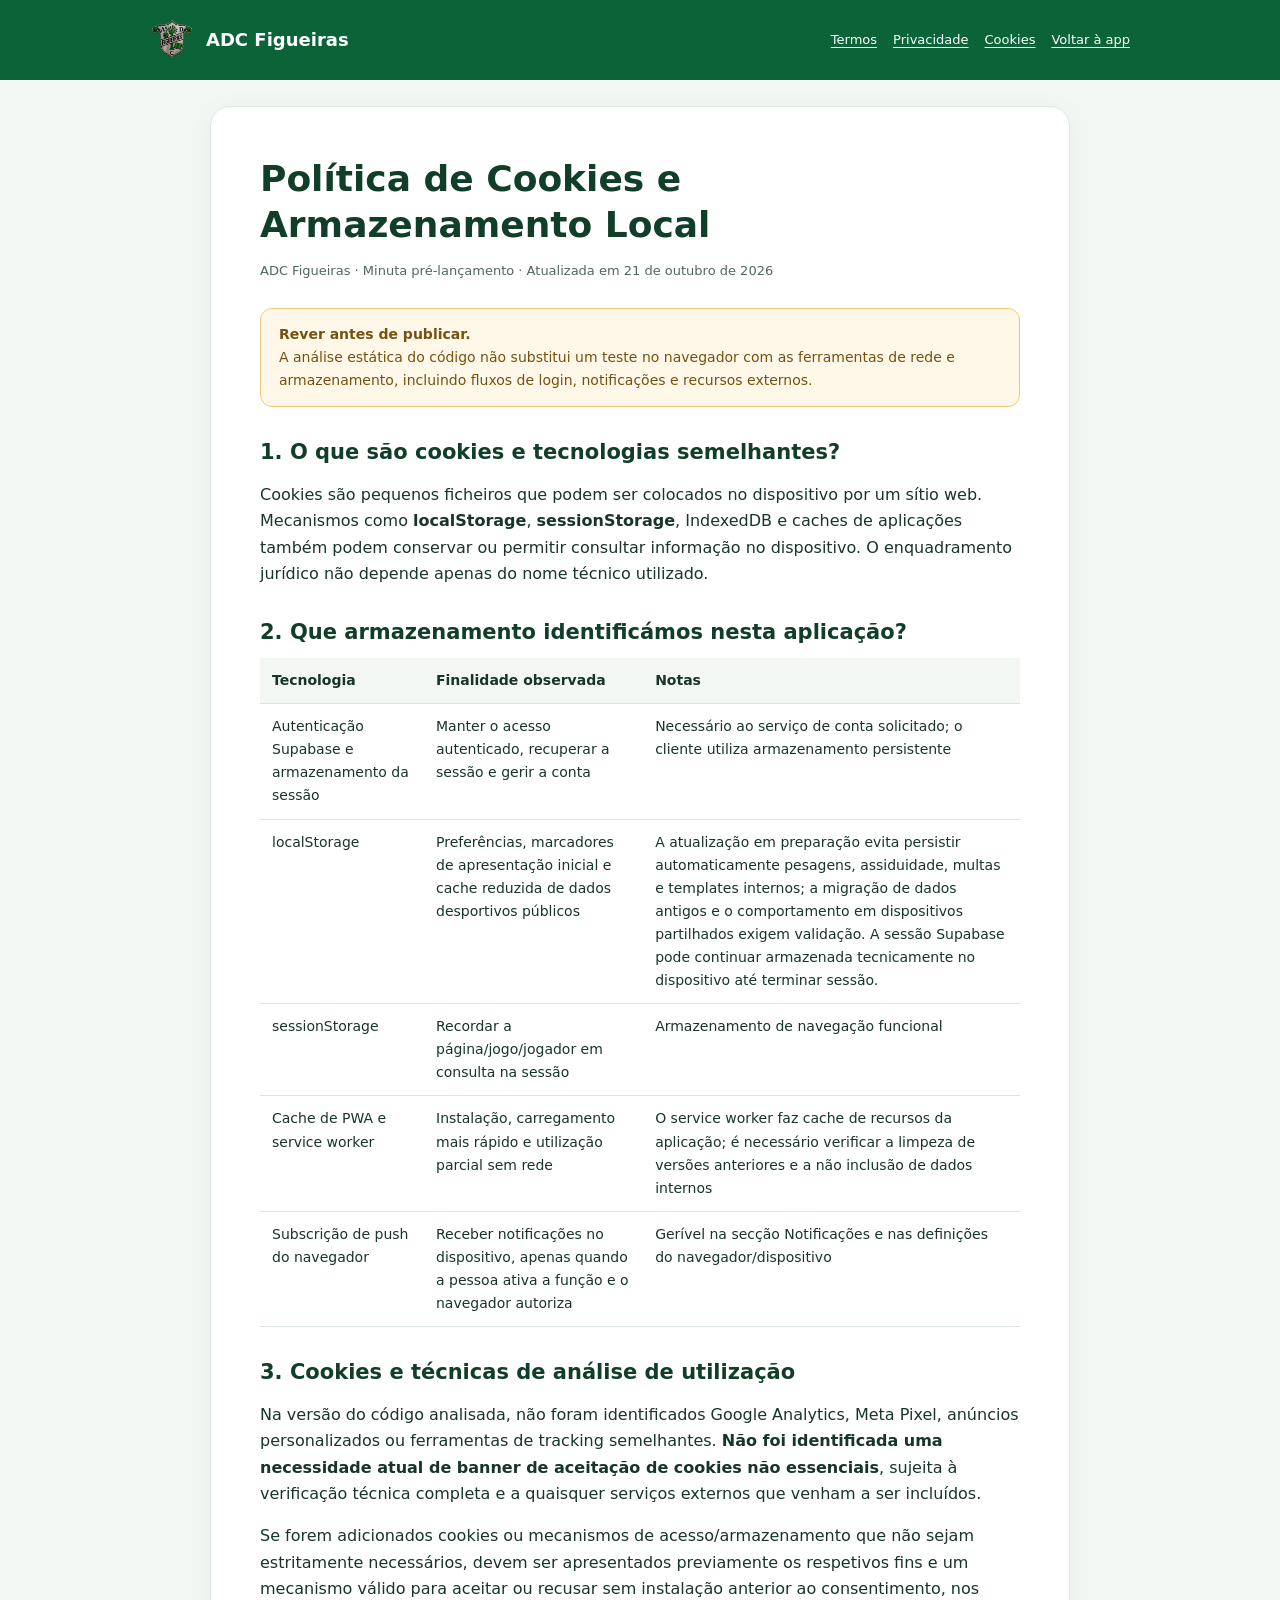
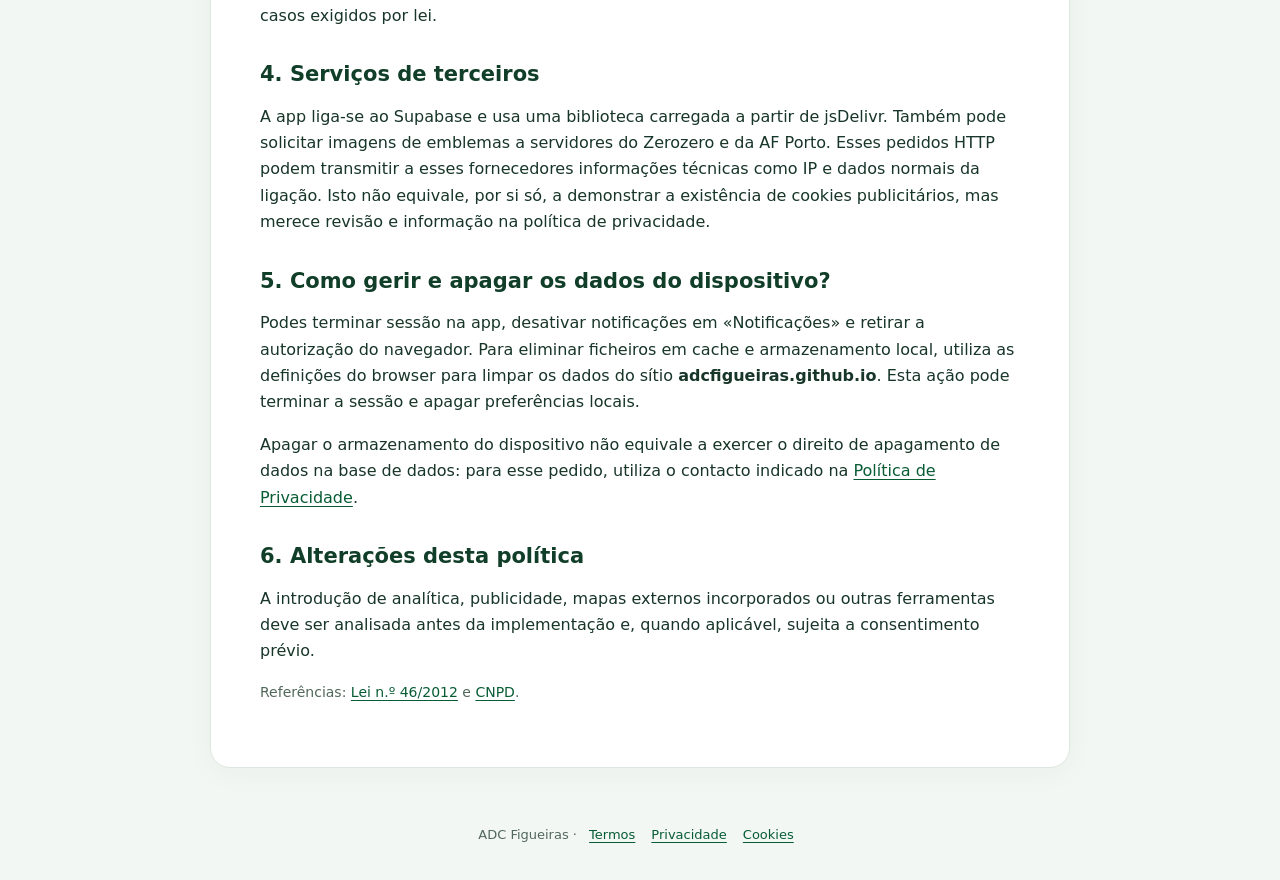
<file: cookies.html>
<!doctype html><html lang="pt-PT"><head><meta charset="utf-8">
<meta name="referrer" content="no-referrer">
<meta http-equiv="Content-Security-Policy" content="default-src 'none'; style-src 'self'; img-src 'self'; object-src 'none'; base-uri 'none'; form-action 'none'"><meta name="viewport" content="width=device-width,initial-scale=1"><meta name="theme-color" content="#0b6437"><meta name="robots" content="noindex,nofollow"><meta name="description" content="Política de Cookies e armazenamento local — ADC Figueiras"><title>Política de Cookies | ADC Figueiras</title><link rel="stylesheet" href="legal.css"></head><body><header class="header"><a class="brand" href="./"><img src="assets/adc-figueiras-emblema.png" alt="Emblema da ADC Figueiras">ADC Figueiras</a><nav aria-label="Documentos legais"><a href="termos.html">Termos</a><a href="privacidade.html">Privacidade</a><a href="cookies.html" aria-current="page">Cookies</a><a href="./">Voltar à app</a></nav></header><main><article class="paper"><h1>Política de Cookies e Armazenamento Local</h1>
<p class="meta">ADC Figueiras · Minuta pré-lançamento · Atualizada em 21 de outubro de 2026</p>
<div class="flag"><strong>Rever antes de publicar.</strong> A análise estática do código não substitui um teste no navegador com as ferramentas de rede e armazenamento, incluindo fluxos de login, notificações e recursos externos.</div>
<h2>1. O que são cookies e tecnologias semelhantes?</h2>
<p>Cookies são pequenos ficheiros que podem ser colocados no dispositivo por um sítio web. Mecanismos como <strong>localStorage</strong>, <strong>sessionStorage</strong>, IndexedDB e caches de aplicações também podem conservar ou permitir consultar informação no dispositivo. O enquadramento jurídico não depende apenas do nome técnico utilizado.</p>
<h2>2. Que armazenamento identificámos nesta aplicação?</h2>
<div class="table-wrap"><table><thead><tr><th>Tecnologia</th><th>Finalidade observada</th><th>Notas</th></tr></thead><tbody>
<tr><td>Autenticação Supabase e armazenamento da sessão</td><td>Manter o acesso autenticado, recuperar a sessão e gerir a conta</td><td>Necessário ao serviço de conta solicitado; o cliente utiliza armazenamento persistente</td></tr>
<tr><td>localStorage</td><td>Preferências, marcadores de apresentação inicial e cache reduzida de dados desportivos públicos</td><td>A atualização em preparação evita persistir automaticamente pesagens, assiduidade, multas e templates internos; a migração de dados antigos e o comportamento em dispositivos partilhados exigem validação. A sessão Supabase pode continuar armazenada tecnicamente no dispositivo até terminar sessão.</td></tr>
<tr><td>sessionStorage</td><td>Recordar a página/jogo/jogador em consulta na sessão</td><td>Armazenamento de navegação funcional</td></tr>
<tr><td>Cache de PWA e service worker</td><td>Instalação, carregamento mais rápido e utilização parcial sem rede</td><td>O service worker faz cache de recursos da aplicação; é necessário verificar a limpeza de versões anteriores e a não inclusão de dados internos</td></tr>
<tr><td>Subscrição de push do navegador</td><td>Receber notificações no dispositivo, apenas quando a pessoa ativa a função e o navegador autoriza</td><td>Gerível na secção Notificações e nas definições do navegador/dispositivo</td></tr>
</tbody></table></div>
<h2>3. Cookies e técnicas de análise de utilização</h2>
<p>Na versão do código analisada, não foram identificados Google Analytics, Meta Pixel, anúncios personalizados ou ferramentas de tracking semelhantes. <strong>Não foi identificada uma necessidade atual de banner de aceitação de cookies não essenciais</strong>, sujeita à verificação técnica completa e a quaisquer serviços externos que venham a ser incluídos.</p>
<p>Se forem adicionados cookies ou mecanismos de acesso/armazenamento que não sejam estritamente necessários, devem ser apresentados previamente os respetivos fins e um mecanismo válido para aceitar ou recusar sem instalação anterior ao consentimento, nos casos exigidos por lei.</p>
<h2>4. Serviços de terceiros</h2>
<p>A app liga-se ao Supabase e usa uma biblioteca carregada a partir de jsDelivr. Também pode solicitar imagens de emblemas a servidores do Zerozero e da AF Porto. Esses pedidos HTTP podem transmitir a esses fornecedores informações técnicas como IP e dados normais da ligação. Isto não equivale, por si só, a demonstrar a existência de cookies publicitários, mas merece revisão e informação na política de privacidade.</p>
<h2>5. Como gerir e apagar os dados do dispositivo?</h2>
<p>Podes terminar sessão na app, desativar notificações em «Notificações» e retirar a autorização do navegador. Para eliminar ficheiros em cache e armazenamento local, utiliza as definições do browser para limpar os dados do sítio <strong>adcfigueiras.github.io</strong>. Esta ação pode terminar a sessão e apagar preferências locais.</p>
<p>Apagar o armazenamento do dispositivo não equivale a exercer o direito de apagamento de dados na base de dados: para esse pedido, utiliza o contacto indicado na <a href="privacidade.html">Política de Privacidade</a>.</p>
<h2>6. Alterações desta política</h2>
<p>A introdução de analítica, publicidade, mapas externos incorporados ou outras ferramentas deve ser analisada antes da implementação e, quando aplicável, sujeita a consentimento prévio.</p>
<p class="small">Referências: <a href="https://diariodarepublica.pt/dr/detalhe/lei/46-2012-174793" target="_blank" rel="noopener noreferrer">Lei n.º 46/2012</a> e <a href="https://www.cnpd.pt/" target="_blank" rel="noopener noreferrer">CNPD</a>.</p></article></main><footer>ADC Figueiras · <a href="termos.html">Termos</a><a href="privacidade.html">Privacidade</a><a href="cookies.html">Cookies</a></footer></body></html>
</file>
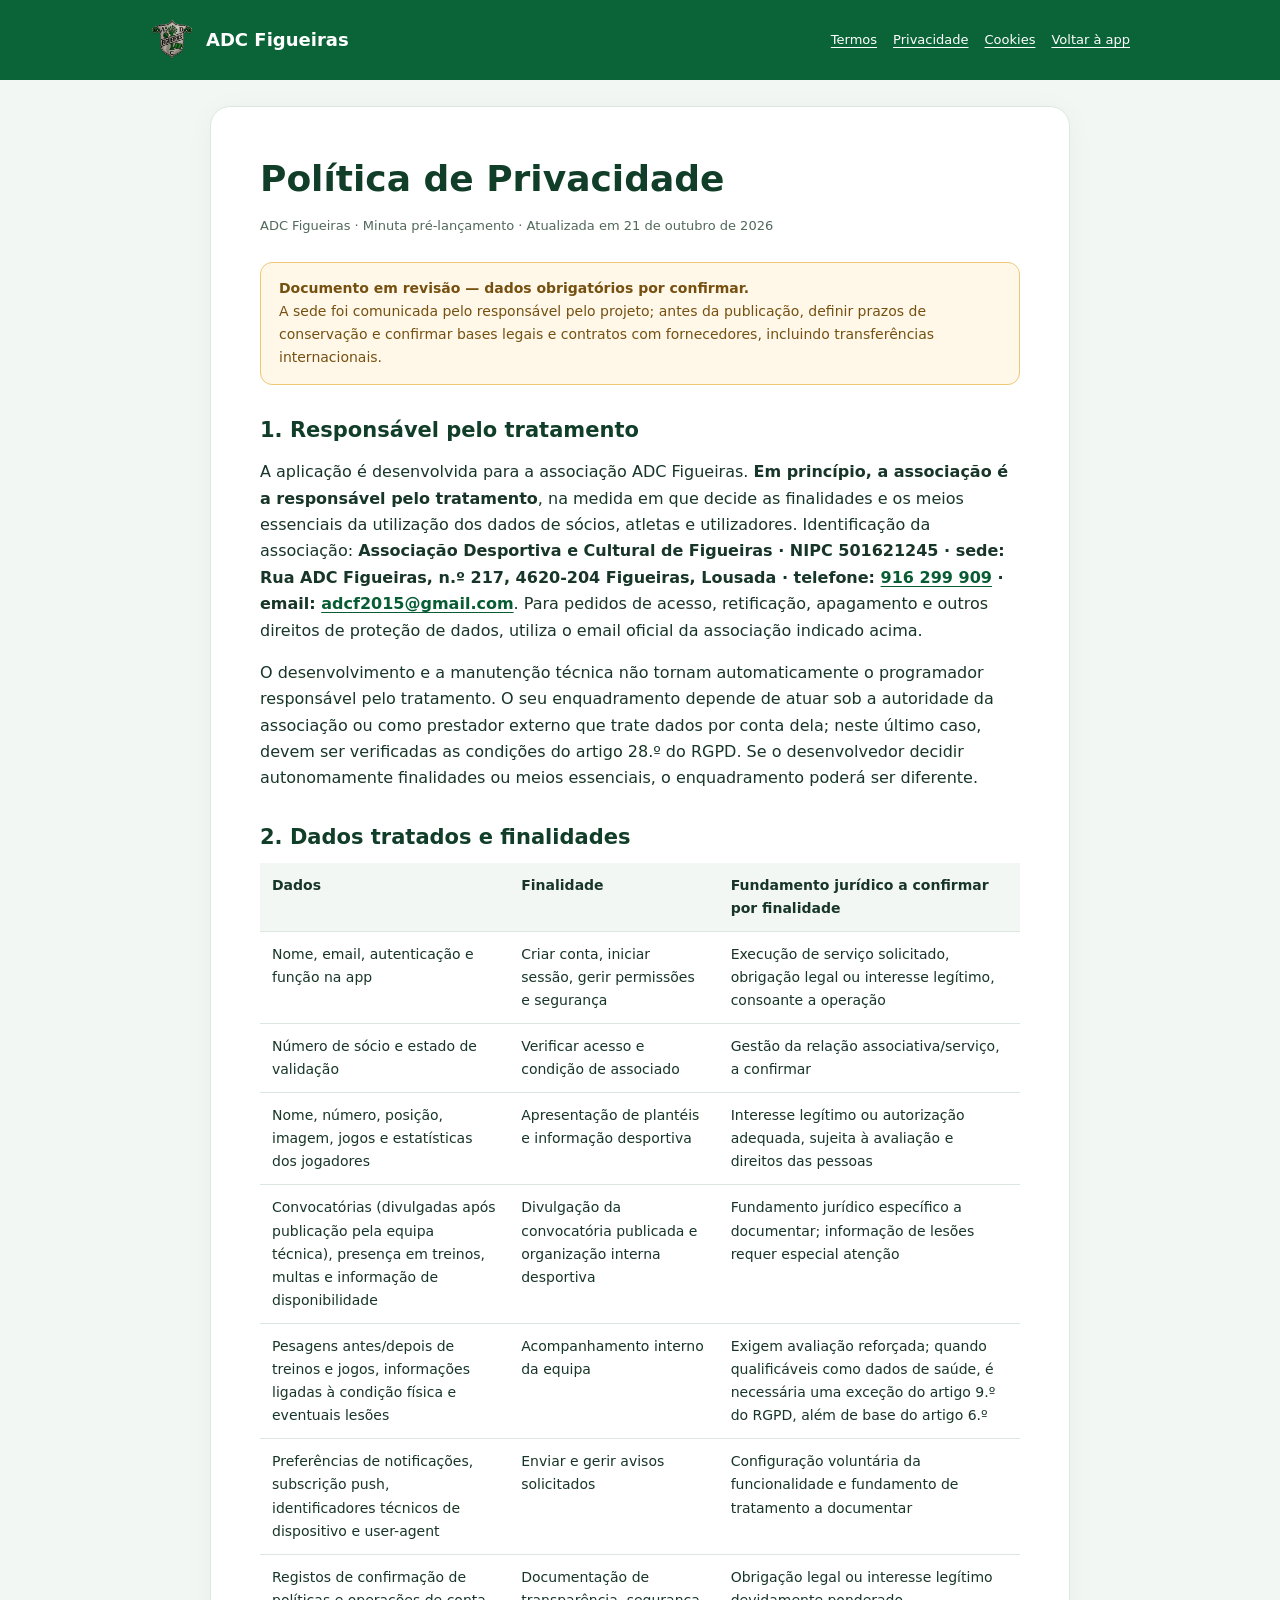
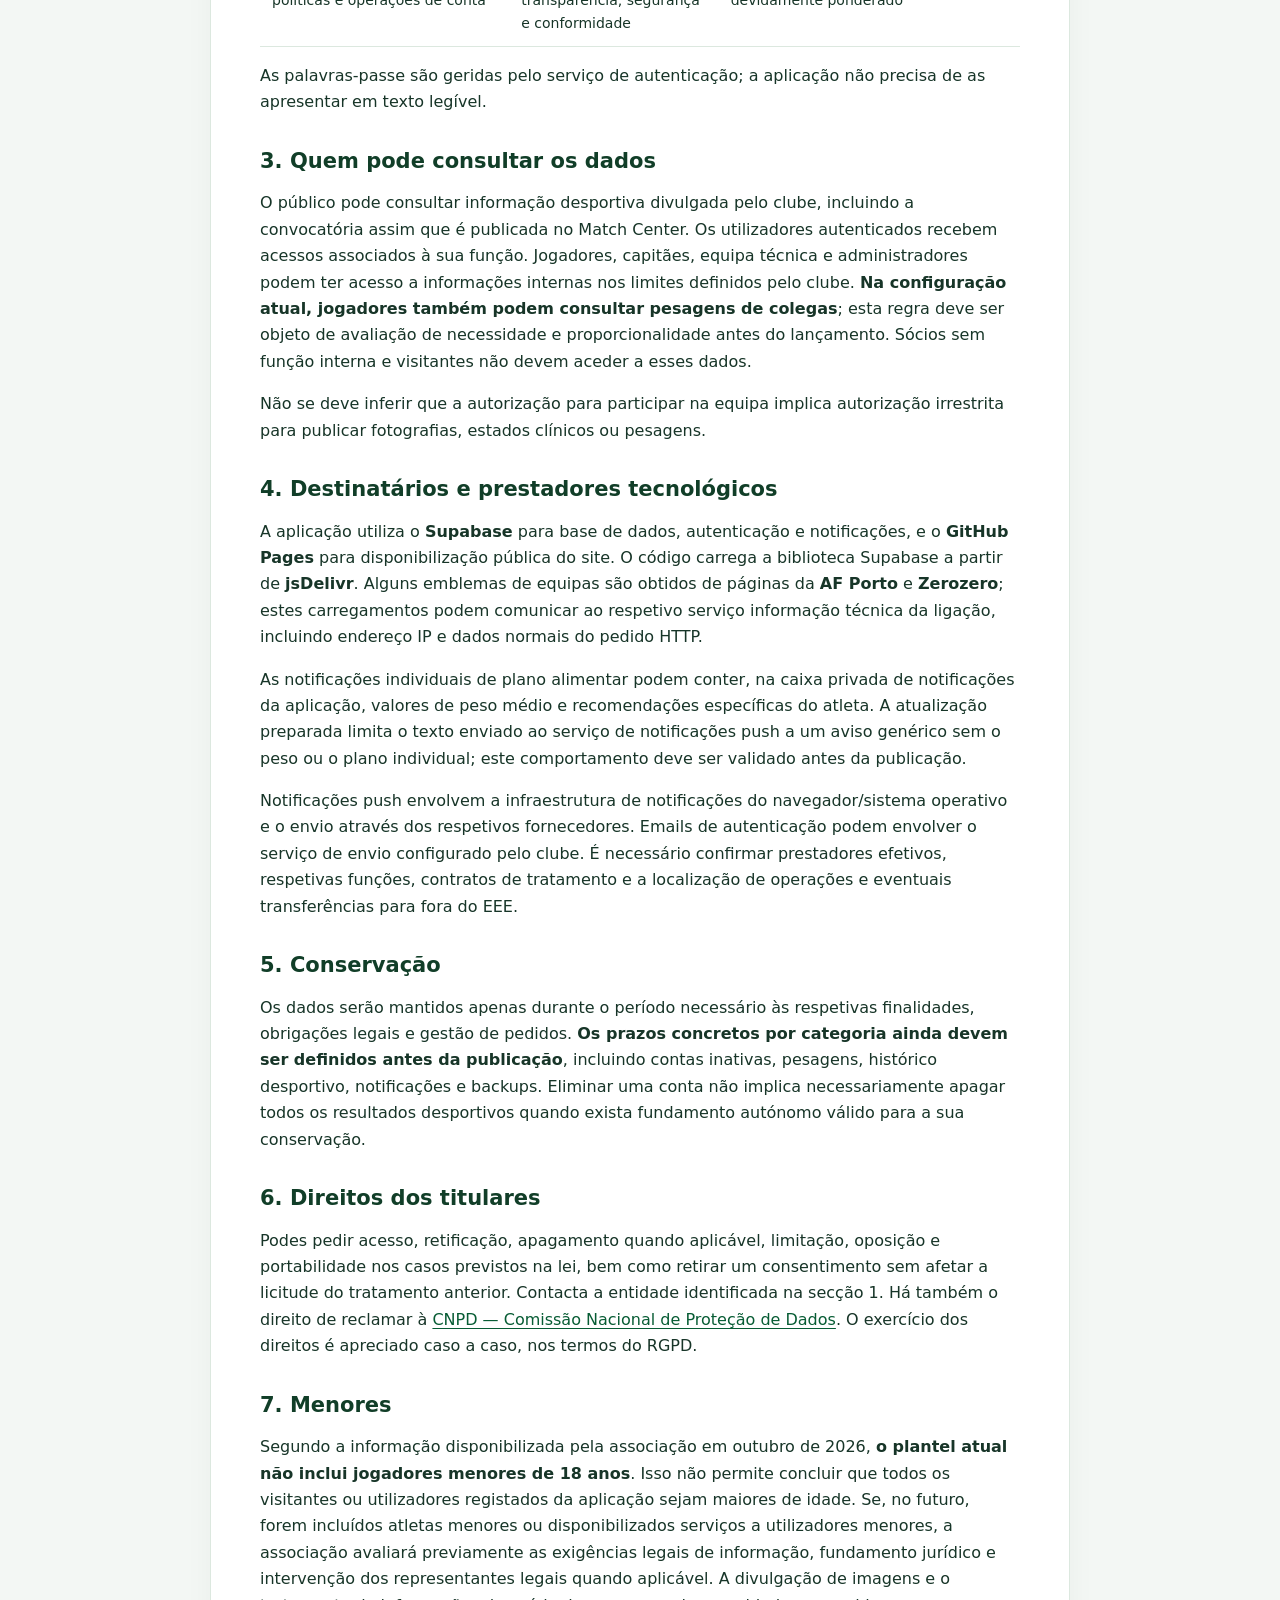
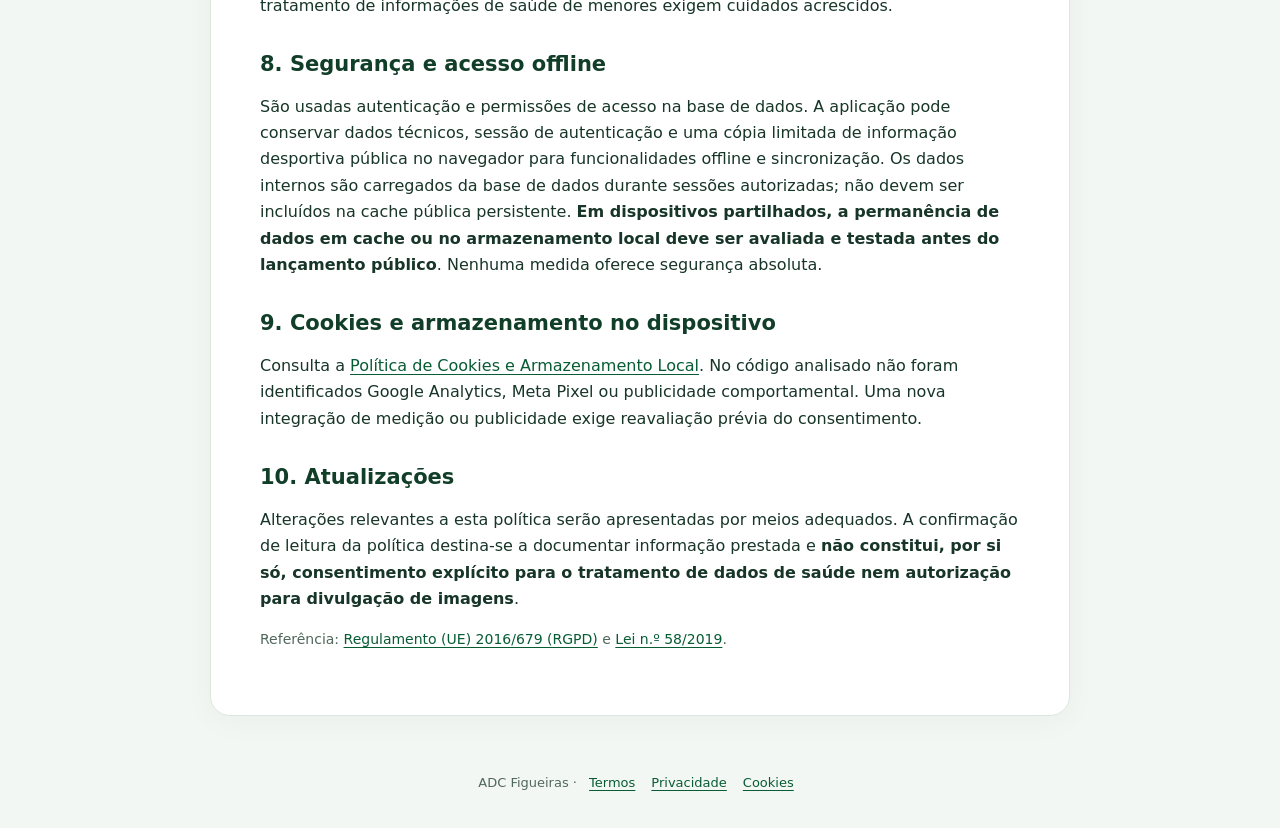
<file: privacidade.html>
<!doctype html><html lang="pt-PT"><head><meta charset="utf-8">
<meta name="referrer" content="no-referrer">
<meta http-equiv="Content-Security-Policy" content="default-src 'none'; style-src 'self'; img-src 'self'; object-src 'none'; base-uri 'none'; form-action 'none'"><meta name="viewport" content="width=device-width,initial-scale=1"><meta name="theme-color" content="#0b6437"><meta name="robots" content="noindex,nofollow"><meta name="description" content="Política de Privacidade — ADC Figueiras"><title>Política de Privacidade | ADC Figueiras</title><link rel="stylesheet" href="legal.css"></head><body><header class="header"><a class="brand" href="./"><img src="assets/adc-figueiras-emblema.png" alt="Emblema da ADC Figueiras">ADC Figueiras</a><nav aria-label="Documentos legais"><a href="termos.html">Termos</a><a href="privacidade.html" aria-current="page">Privacidade</a><a href="cookies.html">Cookies</a><a href="./">Voltar à app</a></nav></header><main><article class="paper"><h1>Política de Privacidade</h1>
<p class="meta">ADC Figueiras · Minuta pré-lançamento · Atualizada em 21 de outubro de 2026</p>
<div class="flag"><strong>Documento em revisão — dados obrigatórios por confirmar.</strong> A sede foi comunicada pelo responsável pelo projeto; antes da publicação, definir prazos de conservação e confirmar bases legais e contratos com fornecedores, incluindo transferências internacionais.</div>
<h2>1. Responsável pelo tratamento</h2>
<p>A aplicação é desenvolvida para a associação ADC Figueiras. <strong>Em princípio, a associação é a responsável pelo tratamento</strong>, na medida em que decide as finalidades e os meios essenciais da utilização dos dados de sócios, atletas e utilizadores. Identificação da associação: <strong>Associação Desportiva e Cultural de Figueiras · NIPC 501621245 · sede: Rua ADC Figueiras, n.º 217, 4620-204 Figueiras, Lousada · telefone: <a href="tel:+351916299909">916 299 909</a> · email: <a href="mailto:adcf2015@gmail.com">adcf2015@gmail.com</a></strong>. Para pedidos de acesso, retificação, apagamento e outros direitos de proteção de dados, utiliza o email oficial da associação indicado acima.</p><p>O desenvolvimento e a manutenção técnica não tornam automaticamente o programador responsável pelo tratamento. O seu enquadramento depende de atuar sob a autoridade da associação ou como prestador externo que trate dados por conta dela; neste último caso, devem ser verificadas as condições do artigo 28.º do RGPD. Se o desenvolvedor decidir autonomamente finalidades ou meios essenciais, o enquadramento poderá ser diferente.</p>
<h2>2. Dados tratados e finalidades</h2>
<div class="table-wrap"><table><thead><tr><th>Dados</th><th>Finalidade</th><th>Fundamento jurídico a confirmar por finalidade</th></tr></thead><tbody>
<tr><td>Nome, email, autenticação e função na app</td><td>Criar conta, iniciar sessão, gerir permissões e segurança</td><td>Execução de serviço solicitado, obrigação legal ou interesse legítimo, consoante a operação</td></tr>
<tr><td>Número de sócio e estado de validação</td><td>Verificar acesso e condição de associado</td><td>Gestão da relação associativa/serviço, a confirmar</td></tr>
<tr><td>Nome, número, posição, imagem, jogos e estatísticas dos jogadores</td><td>Apresentação de plantéis e informação desportiva</td><td>Interesse legítimo ou autorização adequada, sujeita à avaliação e direitos das pessoas</td></tr>
<tr><td>Convocatórias (divulgadas após publicação pela equipa técnica), presença em treinos, multas e informação de disponibilidade</td><td>Divulgação da convocatória publicada e organização interna desportiva</td><td>Fundamento jurídico específico a documentar; informação de lesões requer especial atenção</td></tr>
<tr><td>Pesagens antes/depois de treinos e jogos, informações ligadas à condição física e eventuais lesões</td><td>Acompanhamento interno da equipa</td><td>Exigem avaliação reforçada; quando qualificáveis como dados de saúde, é necessária uma exceção do artigo 9.º do RGPD, além de base do artigo 6.º</td></tr>
<tr><td>Preferências de notificações, subscrição push, identificadores técnicos de dispositivo e user-agent</td><td>Enviar e gerir avisos solicitados</td><td>Configuração voluntária da funcionalidade e fundamento de tratamento a documentar</td></tr>
<tr><td>Registos de confirmação de políticas e operações de conta</td><td>Documentação de transparência, segurança e conformidade</td><td>Obrigação legal ou interesse legítimo devidamente ponderado</td></tr>
</tbody></table></div>
<p>As palavras-passe são geridas pelo serviço de autenticação; a aplicação não precisa de as apresentar em texto legível.</p>
<h2>3. Quem pode consultar os dados</h2>
<p>O público pode consultar informação desportiva divulgada pelo clube, incluindo a convocatória assim que é publicada no Match Center. Os utilizadores autenticados recebem acessos associados à sua função. Jogadores, capitães, equipa técnica e administradores podem ter acesso a informações internas nos limites definidos pelo clube. <strong>Na configuração atual, jogadores também podem consultar pesagens de colegas</strong>; esta regra deve ser objeto de avaliação de necessidade e proporcionalidade antes do lançamento. Sócios sem função interna e visitantes não devem aceder a esses dados.</p>
<p>Não se deve inferir que a autorização para participar na equipa implica autorização irrestrita para publicar fotografias, estados clínicos ou pesagens.</p>
<h2>4. Destinatários e prestadores tecnológicos</h2>
<p>A aplicação utiliza o <strong>Supabase</strong> para base de dados, autenticação e notificações, e o <strong>GitHub Pages</strong> para disponibilização pública do site. O código carrega a biblioteca Supabase a partir de <strong>jsDelivr</strong>. Alguns emblemas de equipas são obtidos de páginas da <strong>AF Porto</strong> e <strong>Zerozero</strong>; estes carregamentos podem comunicar ao respetivo serviço informação técnica da ligação, incluindo endereço IP e dados normais do pedido HTTP.</p>
<p>As notificações individuais de plano alimentar podem conter, na caixa privada de notificações da aplicação, valores de peso médio e recomendações específicas do atleta. A atualização preparada limita o texto enviado ao serviço de notificações push a um aviso genérico sem o peso ou o plano individual; este comportamento deve ser validado antes da publicação.</p><p>Notificações push envolvem a infraestrutura de notificações do navegador/sistema operativo e o envio através dos respetivos fornecedores. Emails de autenticação podem envolver o serviço de envio configurado pelo clube. É necessário confirmar prestadores efetivos, respetivas funções, contratos de tratamento e a localização de operações e eventuais transferências para fora do EEE.</p>
<h2>5. Conservação</h2>
<p>Os dados serão mantidos apenas durante o período necessário às respetivas finalidades, obrigações legais e gestão de pedidos. <strong>Os prazos concretos por categoria ainda devem ser definidos antes da publicação</strong>, incluindo contas inativas, pesagens, histórico desportivo, notificações e backups. Eliminar uma conta não implica necessariamente apagar todos os resultados desportivos quando exista fundamento autónomo válido para a sua conservação.</p>
<h2>6. Direitos dos titulares</h2>
<p>Podes pedir acesso, retificação, apagamento quando aplicável, limitação, oposição e portabilidade nos casos previstos na lei, bem como retirar um consentimento sem afetar a licitude do tratamento anterior. Contacta a entidade identificada na secção 1. Há também o direito de reclamar à <a href="https://www.cnpd.pt/">CNPD — Comissão Nacional de Proteção de Dados</a>. O exercício dos direitos é apreciado caso a caso, nos termos do RGPD.</p>
<h2>7. Menores</h2>
<p>Segundo a informação disponibilizada pela associação em outubro de 2026, <strong>o plantel atual não inclui jogadores menores de 18 anos</strong>. Isso não permite concluir que todos os visitantes ou utilizadores registados da aplicação sejam maiores de idade. Se, no futuro, forem incluídos atletas menores ou disponibilizados serviços a utilizadores menores, a associação avaliará previamente as exigências legais de informação, fundamento jurídico e intervenção dos representantes legais quando aplicável. A divulgação de imagens e o tratamento de informações de saúde de menores exigem cuidados acrescidos.</p>
<h2>8. Segurança e acesso offline</h2>
<p>São usadas autenticação e permissões de acesso na base de dados. A aplicação pode conservar dados técnicos, sessão de autenticação e uma cópia limitada de informação desportiva pública no navegador para funcionalidades offline e sincronização. Os dados internos são carregados da base de dados durante sessões autorizadas; não devem ser incluídos na cache pública persistente. <strong>Em dispositivos partilhados, a permanência de dados em cache ou no armazenamento local deve ser avaliada e testada antes do lançamento público</strong>. Nenhuma medida oferece segurança absoluta.</p>
<h2>9. Cookies e armazenamento no dispositivo</h2>
<p>Consulta a <a href="cookies.html">Política de Cookies e Armazenamento Local</a>. No código analisado não foram identificados Google Analytics, Meta Pixel ou publicidade comportamental. Uma nova integração de medição ou publicidade exige reavaliação prévia do consentimento.</p>
<h2>10. Atualizações</h2>
<p>Alterações relevantes a esta política serão apresentadas por meios adequados. A confirmação de leitura da política destina-se a documentar informação prestada e <strong>não constitui, por si só, consentimento explícito para o tratamento de dados de saúde nem autorização para divulgação de imagens</strong>.</p>
<p class="small">Referência: <a href="https://eur-lex.europa.eu/eli/reg/2016/679/oj?locale=pt" target="_blank" rel="noopener noreferrer">Regulamento (UE) 2016/679 (RGPD)</a> e <a href="https://diariodarepublica.pt/dr/legislacao-consolidada/lei/2019-123815982" target="_blank" rel="noopener noreferrer">Lei n.º 58/2019</a>.</p></article></main><footer>ADC Figueiras · <a href="termos.html">Termos</a><a href="privacidade.html">Privacidade</a><a href="cookies.html">Cookies</a></footer></body></html>
</file>
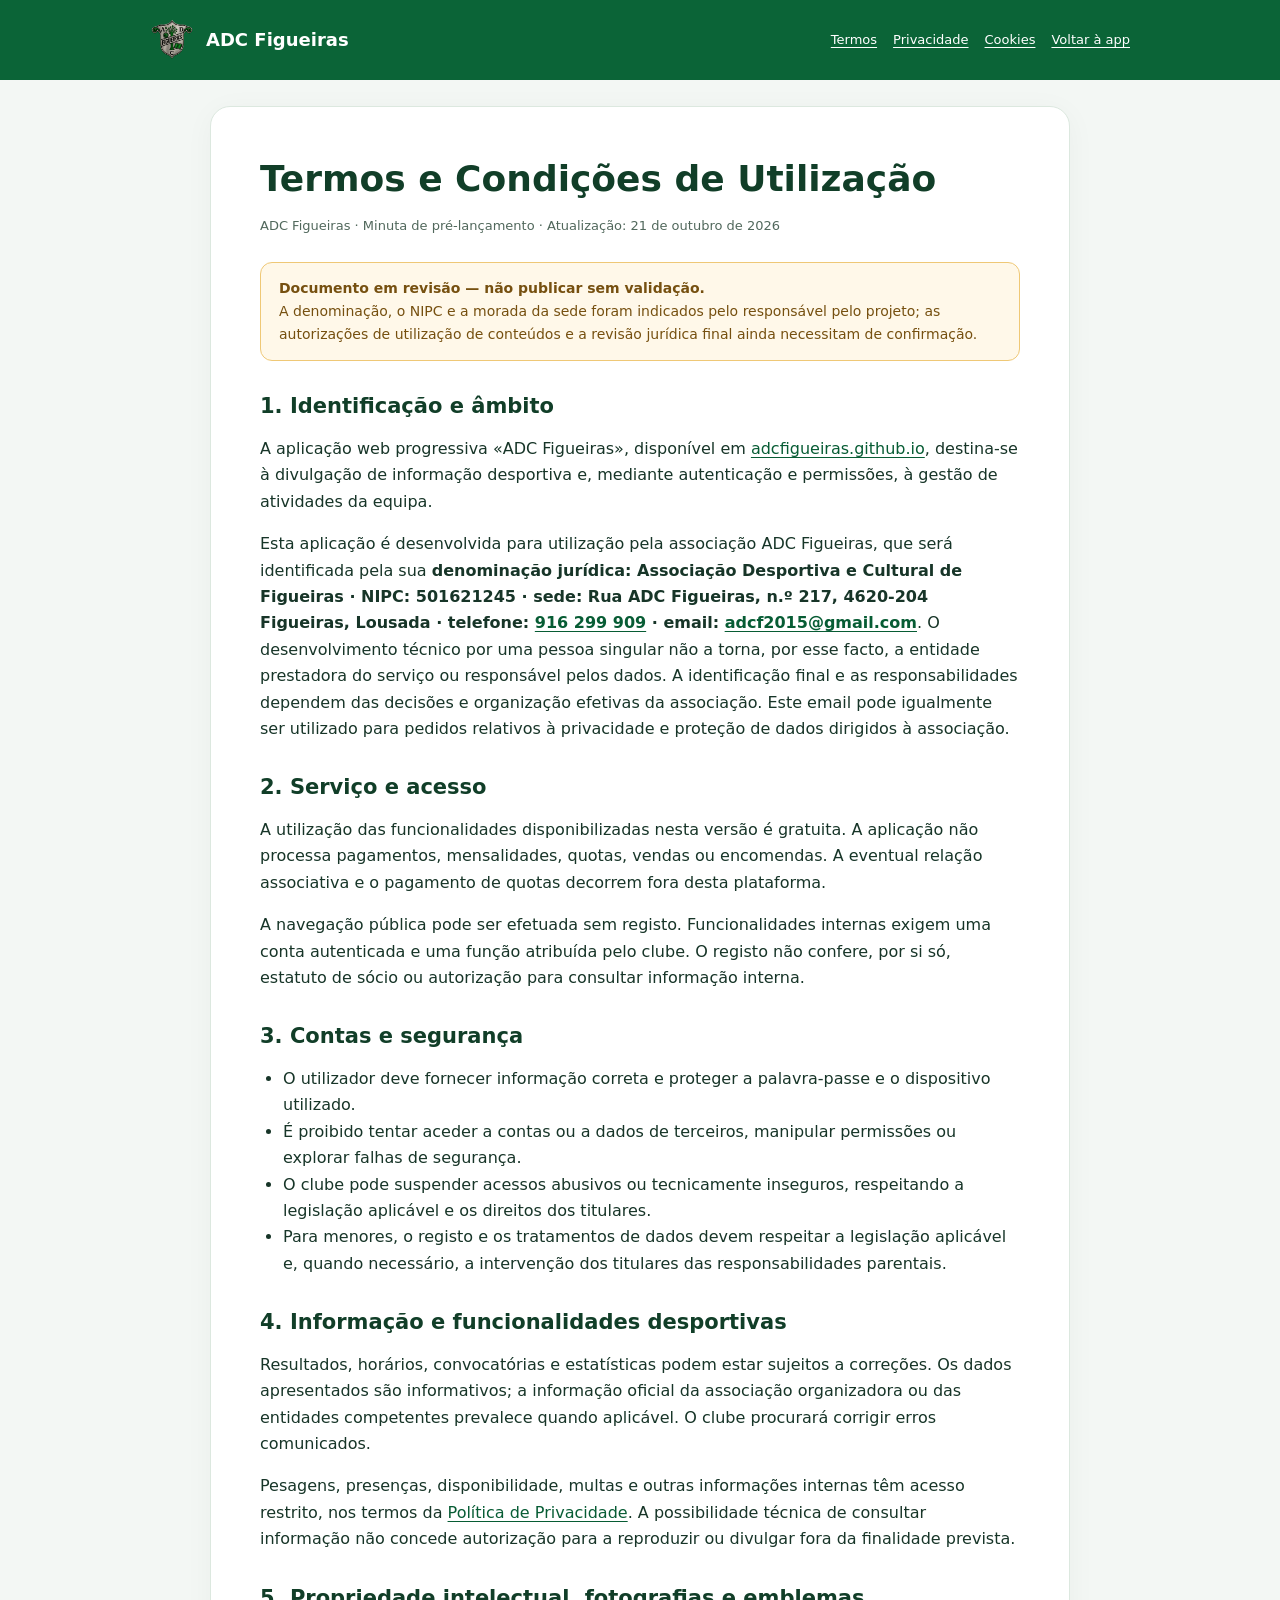
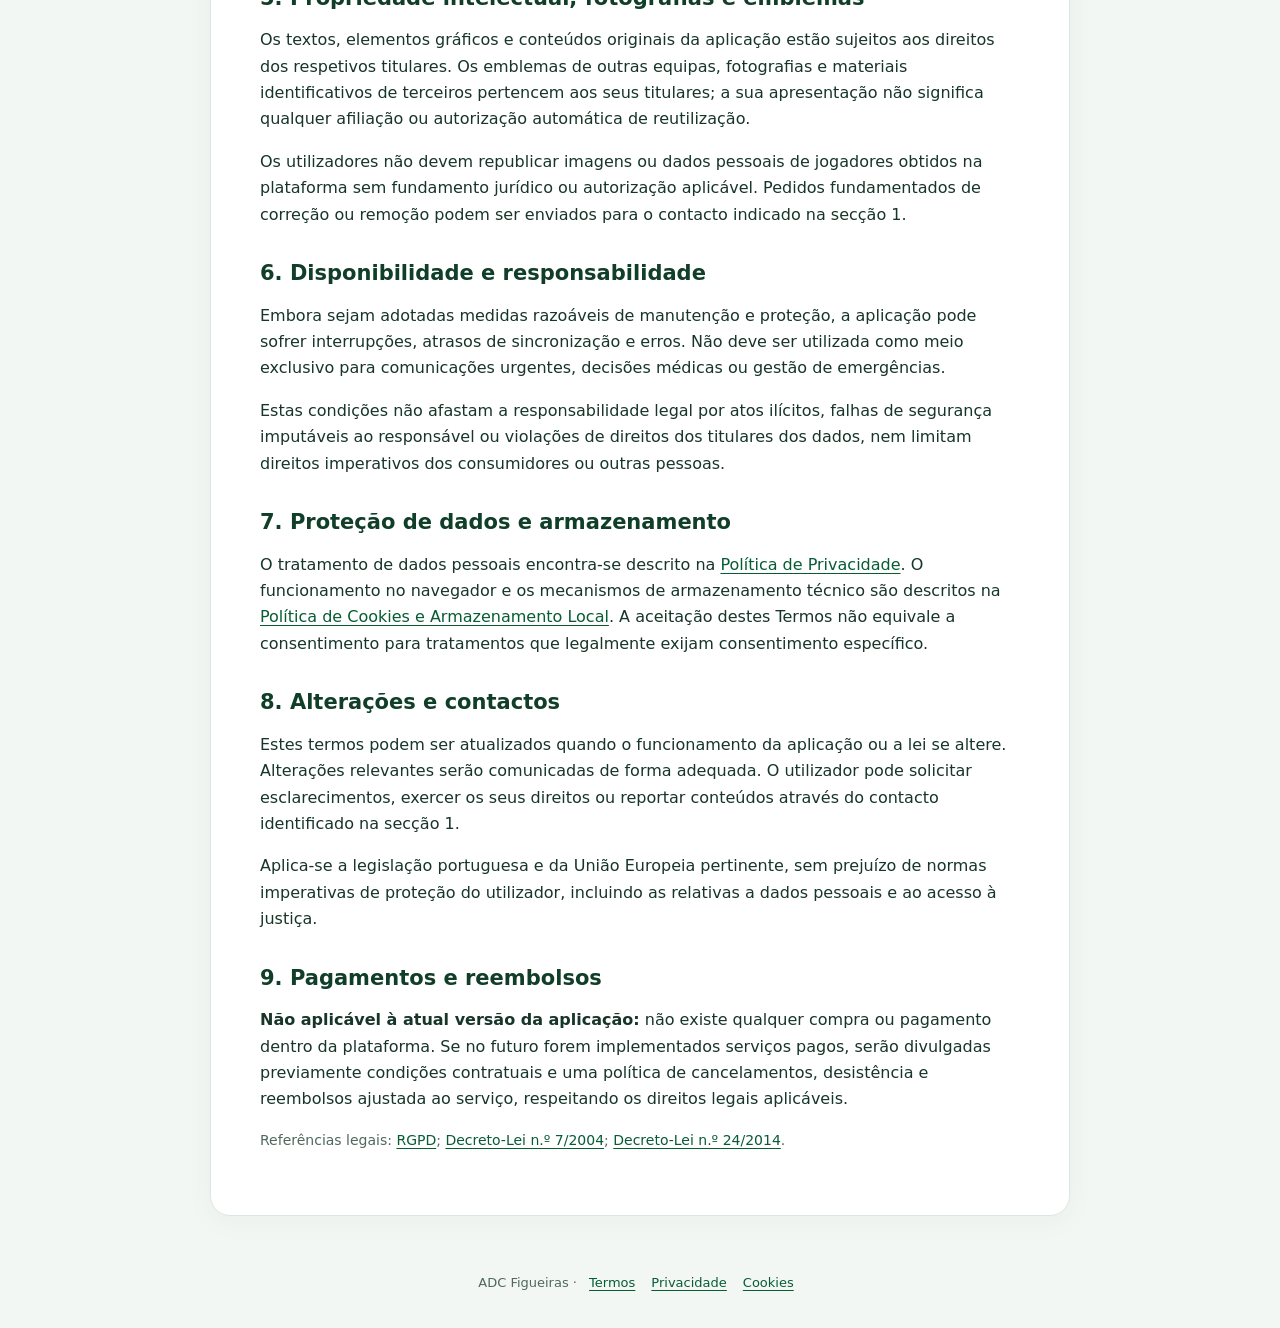
<file: termos.html>
<!doctype html>
<html lang="pt-PT">
<head>
<meta charset="utf-8">
<meta name="referrer" content="no-referrer">
<meta http-equiv="Content-Security-Policy" content="default-src 'none'; style-src 'self'; img-src 'self'; object-src 'none'; base-uri 'none'; form-action 'none'">
<meta name="viewport" content="width=device-width,initial-scale=1">
<meta name="theme-color" content="#0b6437">
<meta name="robots" content="noindex,nofollow">
<meta name="description" content="Termos e Condições — ADC Figueiras">
<title>Termos e Condições | ADC Figueiras</title>
<link rel="stylesheet" href="legal.css">
</head>
<body>
<header class="header"><a class="brand" href="./"><img src="assets/adc-figueiras-emblema.png" alt="Emblema da ADC Figueiras">ADC Figueiras</a>
<nav aria-label="Documentos legais"><a href="termos.html" aria-current="page">Termos</a><a href="privacidade.html" aria-current="false">Privacidade</a><a href="cookies.html" aria-current="false">Cookies</a><a href="./">Voltar à app</a></nav></header>
<main><article class="paper"><h1>Termos e Condições de Utilização</h1>
<p class="meta">ADC Figueiras · Minuta de pré-lançamento · Atualização: 21 de outubro de 2026</p>
<div class="flag"><strong>Documento em revisão — não publicar sem validação.</strong>A denominação, o NIPC e a morada da sede foram indicados pelo responsável pelo projeto; as autorizações de utilização de conteúdos e a revisão jurídica final ainda necessitam de confirmação.</div>

<h2>1. Identificação e âmbito</h2>
<p>A aplicação web progressiva «ADC Figueiras», disponível em <a href="https://adcfigueiras.github.io/">adcfigueiras.github.io</a>, destina-se à divulgação de informação desportiva e, mediante autenticação e permissões, à gestão de atividades da equipa.</p>
<p>Esta aplicação é desenvolvida para utilização pela associação ADC Figueiras, que será identificada pela sua <strong>denominação jurídica: Associação Desportiva e Cultural de Figueiras · NIPC: 501621245 · sede: Rua ADC Figueiras, n.º 217, 4620-204 Figueiras, Lousada · telefone: <a href="tel:+351916299909">916 299 909</a> · email: <a href="mailto:adcf2015@gmail.com">adcf2015@gmail.com</a></strong>. O desenvolvimento técnico por uma pessoa singular não a torna, por esse facto, a entidade prestadora do serviço ou responsável pelos dados. A identificação final e as responsabilidades dependem das decisões e organização efetivas da associação. Este email pode igualmente ser utilizado para pedidos relativos à privacidade e proteção de dados dirigidos à associação.</p>

<h2>2. Serviço e acesso</h2>
<p>A utilização das funcionalidades disponibilizadas nesta versão é gratuita. A aplicação não processa pagamentos, mensalidades, quotas, vendas ou encomendas. A eventual relação associativa e o pagamento de quotas decorrem fora desta plataforma.</p>
<p>A navegação pública pode ser efetuada sem registo. Funcionalidades internas exigem uma conta autenticada e uma função atribuída pelo clube. O registo não confere, por si só, estatuto de sócio ou autorização para consultar informação interna.</p>

<h2>3. Contas e segurança</h2>
<ul>
<li>O utilizador deve fornecer informação correta e proteger a palavra-passe e o dispositivo utilizado.</li>
<li>É proibido tentar aceder a contas ou a dados de terceiros, manipular permissões ou explorar falhas de segurança.</li>
<li>O clube pode suspender acessos abusivos ou tecnicamente inseguros, respeitando a legislação aplicável e os direitos dos titulares.</li>
<li>Para menores, o registo e os tratamentos de dados devem respeitar a legislação aplicável e, quando necessário, a intervenção dos titulares das responsabilidades parentais.</li>
</ul>

<h2>4. Informação e funcionalidades desportivas</h2>
<p>Resultados, horários, convocatórias e estatísticas podem estar sujeitos a correções. Os dados apresentados são informativos; a informação oficial da associação organizadora ou das entidades competentes prevalece quando aplicável. O clube procurará corrigir erros comunicados.</p>
<p>Pesagens, presenças, disponibilidade, multas e outras informações internas têm acesso restrito, nos termos da <a href="privacidade.html">Política de Privacidade</a>. A possibilidade técnica de consultar informação não concede autorização para a reproduzir ou divulgar fora da finalidade prevista.</p>

<h2>5. Propriedade intelectual, fotografias e emblemas</h2>
<p>Os textos, elementos gráficos e conteúdos originais da aplicação estão sujeitos aos direitos dos respetivos titulares. Os emblemas de outras equipas, fotografias e materiais identificativos de terceiros pertencem aos seus titulares; a sua apresentação não significa qualquer afiliação ou autorização automática de reutilização.</p>
<p>Os utilizadores não devem republicar imagens ou dados pessoais de jogadores obtidos na plataforma sem fundamento jurídico ou autorização aplicável. Pedidos fundamentados de correção ou remoção podem ser enviados para o contacto indicado na secção 1.</p>

<h2>6. Disponibilidade e responsabilidade</h2>
<p>Embora sejam adotadas medidas razoáveis de manutenção e proteção, a aplicação pode sofrer interrupções, atrasos de sincronização e erros. Não deve ser utilizada como meio exclusivo para comunicações urgentes, decisões médicas ou gestão de emergências.</p>
<p>Estas condições não afastam a responsabilidade legal por atos ilícitos, falhas de segurança imputáveis ao responsável ou violações de direitos dos titulares dos dados, nem limitam direitos imperativos dos consumidores ou outras pessoas.</p>

<h2>7. Proteção de dados e armazenamento</h2>
<p>O tratamento de dados pessoais encontra-se descrito na <a href="privacidade.html">Política de Privacidade</a>. O funcionamento no navegador e os mecanismos de armazenamento técnico são descritos na <a href="cookies.html">Política de Cookies e Armazenamento Local</a>. A aceitação destes Termos não equivale a consentimento para tratamentos que legalmente exijam consentimento específico.</p>

<h2>8. Alterações e contactos</h2>
<p>Estes termos podem ser atualizados quando o funcionamento da aplicação ou a lei se altere. Alterações relevantes serão comunicadas de forma adequada. O utilizador pode solicitar esclarecimentos, exercer os seus direitos ou reportar conteúdos através do contacto identificado na secção 1.</p>
<p>Aplica-se a legislação portuguesa e da União Europeia pertinente, sem prejuízo de normas imperativas de proteção do utilizador, incluindo as relativas a dados pessoais e ao acesso à justiça.</p>

<h2>9. Pagamentos e reembolsos</h2>
<p><strong>Não aplicável à atual versão da aplicação:</strong> não existe qualquer compra ou pagamento dentro da plataforma. Se no futuro forem implementados serviços pagos, serão divulgadas previamente condições contratuais e uma política de cancelamentos, desistência e reembolsos ajustada ao serviço, respeitando os direitos legais aplicáveis.</p>

<p class="small">Referências legais: <a href="https://eur-lex.europa.eu/eli/reg/2016/679/oj?locale=pt" target="_blank" rel="noopener noreferrer">RGPD</a>; <a href="https://diariodarepublica.pt/dr/detalhe/decreto-lei/7-2004-240775" target="_blank" rel="noopener noreferrer">Decreto-Lei n.º 7/2004</a>; <a href="https://diariodarepublica.pt/dr/detalhe/decreto-lei/24-2014-572450" target="_blank" rel="noopener noreferrer">Decreto-Lei n.º 24/2014</a>.</p></article></main>
<footer>ADC Figueiras · <a href="termos.html">Termos</a><a href="privacidade.html">Privacidade</a><a href="cookies.html">Cookies</a></footer>
</body></html>
</file>
<file: legal.css>
:root{--ink:#173528;--muted:#51685c;--green:#0b6437;--line:#dce8df;--bg:#f3f7f4}
*{box-sizing:border-box}html{scroll-behavior:smooth}body{margin:0;background:var(--bg);font:16px/1.65 system-ui,-apple-system,BlinkMacSystemFont,"Segoe UI",sans-serif;color:var(--ink)}
a{color:#075c34;text-underline-offset:3px}a:hover{color:#0e8c51}a:focus-visible,button:focus-visible{outline:3px solid #e7a52e;outline-offset:3px}
.header{background:var(--green);color:#fff;padding:18px max(20px,calc((100vw - 980px)/2));display:flex;align-items:center;justify-content:space-between;gap:20px;flex-wrap:wrap}
.header a{color:#fff}.header .brand{display:flex;align-items:center;gap:12px;text-decoration:none;font-weight:800;font-size:18px}.header img{width:44px;height:44px;object-fit:contain}
.header nav{display:flex;gap:16px;flex-wrap:wrap;font-size:13px}
main{max-width:900px;margin:26px auto 56px;padding:0 20px}.paper{background:#fff;border:1px solid var(--line);border-radius:20px;padding:clamp(22px,5vw,49px);box-shadow:0 5px 30px rgba(10,55,30,.04)}
h1,h2,h3{line-height:1.27;color:#113e28}h1{font-size:clamp(27px,4vw,36px);margin:0 0 8px}h2{font-size:21px;margin:32px 0 12px}h3{font-size:17px;margin:18px 0 10px}p,li{max-width:78ch}.meta{font-size:13px;color:var(--muted);margin-bottom:26px}.flag{padding:14px 18px;border:1px solid #efc876;background:#fff8e9;border-radius:12px;color:#765010;font-size:14px}.flag strong{display:block}
table{border-collapse:collapse;width:100%;font-size:14px;min-width:530px}th,td{border-bottom:1px solid var(--line);padding:11px 12px;text-align:left;vertical-align:top}th{background:#f3f7f4}
.table-wrap{overflow-x:auto}ul{padding-left:23px}footer{font-size:13px;color:var(--muted);text-align:center;padding:0 20px 35px}footer a{margin:0 8px}.small{font-size:14px;color:var(--muted)}
@media(max-width:600px){.header{padding:14px 17px}.header nav{gap:10px}.paper{padding:22px 18px}body{font-size:15px}}
</file>
